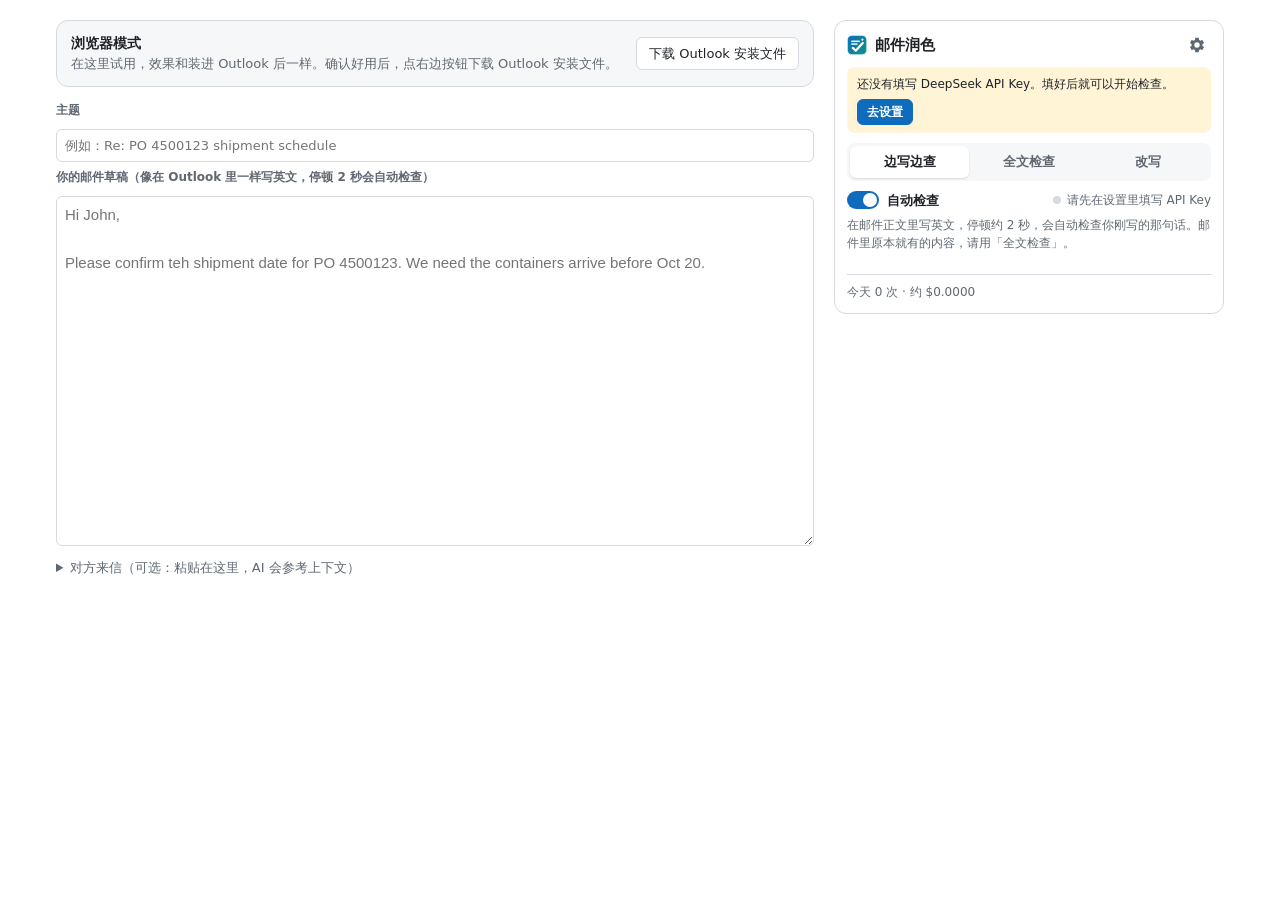
<file: index.html>
<!doctype html>
<html lang="zh-CN">
<head>
  <meta charset="utf-8">
  <meta name="viewport" content="width=device-width, initial-scale=1">
  <meta http-equiv="X-UA-Compatible" content="IE=Edge">
  <title>MailPolish 邮件润色</title>
  <!-- 微软 Office.js（Outlook 插件必须从微软官方地址加载） -->
  <script src="https://appsforoffice.microsoft.com/lib/1/hosted/office.js"></script>
  <link rel="stylesheet" href="app.css?v=1.2.0">
  <link rel="icon" href="icon-32.png">
</head>
<body>
  <div id="app" class="app">

    <!-- 浏览器模式：没有装进 Outlook 时，用这里的文本框模拟邮件 -->
    <section id="standalone" class="standalone" hidden>
      <div class="sa-banner">
        <div>
          <div class="sa-title">浏览器模式</div>
          <div class="muted">在这里试用，效果和装进 Outlook 后一样。确认好用后，点右边按钮下载 Outlook 安装文件。</div>
        </div>
        <button id="btnManifest" class="btn">下载 Outlook 安装文件</button>
      </div>
      <label class="lbl" for="saSubject">主题</label>
      <input id="saSubject" class="input" placeholder="例如：Re: PO 4500123 shipment schedule">
      <label class="lbl" for="saEditor">你的邮件草稿（像在 Outlook 里一样写英文，停顿 2 秒会自动检查）</label>
      <textarea id="saEditor" class="input editor" rows="14" spellcheck="false" placeholder="Hi John,&#10;&#10;Please confirm teh shipment date for PO 4500123. We need the containers arrive before Oct 20."></textarea>
      <details class="sa-context">
        <summary>对方来信（可选：粘贴在这里，AI 会参考上下文）</summary>
        <textarea id="saContext" class="input" rows="7" spellcheck="false" placeholder="粘贴你要回复的那封邮件"></textarea>
      </details>
    </section>

    <!-- 侧边栏（在 Outlook 里只显示这一部分） -->
    <aside id="panel" class="panel">
      <header class="top">
        <div class="brand"><img src="icon-32.png" alt="" width="20" height="20"><span>邮件润色</span></div>
        <button id="btnSettings" class="icon-btn" title="设置" aria-label="设置">
          <svg viewBox="0 0 24 24" width="18" height="18" aria-hidden="true"><path fill="currentColor" d="M19.14 12.94c.04-.3.06-.61.06-.94 0-.32-.02-.64-.07-.94l2.03-1.58a.49.49 0 0 0 .12-.61l-1.92-3.32a.49.49 0 0 0-.59-.22l-2.39.96c-.5-.38-1.03-.7-1.62-.94l-.36-2.54a.48.48 0 0 0-.48-.41h-3.84c-.24 0-.43.17-.47.41l-.36 2.54c-.59.24-1.13.57-1.62.94l-2.39-.96a.48.48 0 0 0-.59.22L2.74 8.87c-.12.21-.08.47.12.61l2.03 1.58c-.05.3-.09.63-.09.94s.02.64.07.94l-2.03 1.58a.49.49 0 0 0-.12.61l1.92 3.32c.12.22.37.29.59.22l2.39-.96c.5.38 1.03.7 1.62.94l.36 2.54c.05.24.24.41.48.41h3.84c.24 0 .44-.17.47-.41l.36-2.54c.59-.24 1.13-.56 1.62-.94l2.39.96c.22.08.47 0 .59-.22l1.92-3.32a.48.48 0 0 0-.12-.61l-2.01-1.58zM12 15.6A3.6 3.6 0 1 1 12 8.4a3.6 3.6 0 0 1 0 7.2z"/></svg>
        </button>
      </header>

      <div id="notice" class="notice" hidden></div>

      <div id="mainView">
        <nav class="tabs" role="tablist">
          <button class="tab active" data-tab="live" role="tab">边写边查</button>
          <button class="tab" data-tab="full" role="tab">全文检查</button>
          <button class="tab" data-tab="rewrite" role="tab">改写</button>
        </nav>

        <!-- 边写边查 -->
        <section id="tab-live" class="tabpane">
          <div class="row between">
            <label class="switch"><input type="checkbox" id="liveToggle"><span class="slider"></span><span>自动检查</span></label>
            <div id="liveStatus" class="status"><span class="dot"></span><span class="txt">准备中…</span></div>
          </div>
          <div id="liveBulk" class="notice mt" hidden></div>
          <div id="liveCurrent" class="current" hidden></div>
          <div id="liveCards"></div>
          <p id="liveHint" class="hint">在邮件正文里写英文，停顿约 2 秒，会自动检查你刚写的那句话。邮件里原本就有的内容，请用「全文检查」。</p>
          <details id="liveHistoryWrap" class="history" hidden>
            <summary>最近检查过的句子（<span id="histCount">0</span>）</summary>
            <div id="liveHistory"></div>
          </details>
        </section>

        <!-- 全文检查 -->
        <section id="tab-full" class="tabpane" hidden>
          <button id="btnFull" class="btn primary block">检查整封邮件（我写的部分）</button>
          <p class="hint">只检查你写的部分，不检查下面引用的往来邮件和你的签名。查完可以一键「全部改正」，加粗、项目符号等格式不变。</p>
          <div id="fullOverall"></div>
          <div id="fullBar" class="groupbar" hidden></div>
          <div id="fullCards"></div>
        </section>

        <!-- 改写 -->
        <section id="tab-rewrite" class="tabpane" hidden>
          <div class="field">
            <div class="lbl">改写哪部分</div>
            <div class="seg">
              <label><input type="radio" name="rwSource" value="selection" checked><span>选中的文字</span></label>
              <label><input type="radio" name="rwSource" value="all"><span>整封邮件（逐段改写，保留格式）</span></label>
            </div>
          </div>
          <div class="field">
            <div class="lbl">语气</div>
            <div id="toneChips" class="chips"></div>
          </div>
          <div class="field">
            <label class="lbl" for="scenario">场景</label>
            <select id="scenario" class="input"></select>
          </div>
          <div class="field">
            <label class="lbl" for="rwExtra">补充要求（可选，中英文都行）</label>
            <textarea id="rwExtra" class="input" rows="2" placeholder="例如：提醒对方本周五前回复；语气别太强硬"></textarea>
          </div>
          <button id="btnRewrite" class="btn primary block">生成改写</button>
          <p class="hint">选中一句或一段：给出 2 个版本，可以直接用中文写意思。选中多段或选「整封邮件」：逐段改写，点「全部替换」直接改在邮件里，加粗、项目符号等格式不变；数据行和签名不会改。</p>
          <div id="rewriteMsg"></div>
          <div id="rewriteResults"></div>
          <div id="rwBlock" hidden>
            <div id="rwBlockHead"></div>
            <div id="rwBar" class="groupbar" hidden></div>
            <div id="rwCards"></div>
          </div>
        </section>
      </div>

      <!-- 设置 -->
      <section id="settingsView" class="settings" hidden>
        <h2>设置</h2>
        <div class="field">
          <label class="lbl" for="apiKey">DeepSeek API Key</label>
          <div class="row gap">
            <input id="apiKey" class="input" type="password" autocomplete="off" spellcheck="false" placeholder="sk-...">
            <button id="btnShowKey" class="btn small ghost" type="button">显示</button>
          </div>
          <div class="row gap mt">
            <button id="btnTest" class="btn small" type="button">测试连接</button>
            <span id="testResult" class="muted"></span>
          </div>
          <p class="hint">Key 只保存在这台电脑上（这个插件自己的存储里），只会发送给下面的 API 地址。可在 platform.deepseek.com 创建。</p>
        </div>
        <div class="field">
          <label class="lbl" for="model">模型</label>
          <select id="model" class="input"></select>
        </div>
        <div class="field two">
          <div>
            <label class="lbl" for="variant">英语习惯</label>
            <select id="variant" class="input">
              <option value="US">美式英语</option>
              <option value="UK">英式英语</option>
            </select>
          </div>
          <div>
            <label class="lbl" for="replaceMode">替换方式</label>
            <select id="replaceMode" class="input">
              <option value="direct">一键直接替换</option>
              <option value="confirm">有图片时先确认</option>
            </select>
          </div>
        </div>
        <p class="hint">一键直接替换：替换后会自动检查，图片变少就恢复原样。有图片时先确认：更稳妥，但要多点一下。</p>
        <div class="field">
          <label class="lbl" for="about">关于你（让 AI 的用词更贴合你的工作）</label>
          <textarea id="about" class="input" rows="3" placeholder="例如：I work in supply chain at a frozen seafood importer. I email overseas suppliers and the distribution centers of US retail customers."></textarea>
        </div>
        <div class="field">
          <label class="lbl" for="terms">专业术语 / 不要改的词（用逗号分隔，如产品名、公司名）</label>
          <textarea id="terms" class="input" rows="3"></textarea>
        </div>
        <div class="field two">
          <div>
            <label class="lbl" for="pauseMs">停顿多久后自动检查</label>
            <select id="pauseMs" class="input">
              <option value="1500">1.5 秒</option>
              <option value="2000">2 秒</option>
              <option value="3000">3 秒</option>
              <option value="5000">5 秒</option>
            </select>
          </div>
          <div>
            <label class="lbl" for="dailyCap">每天最多调用次数</label>
            <input id="dailyCap" class="input" type="number" min="10" max="10000" step="10">
          </div>
        </div>
        <details class="field">
          <summary class="lbl">高级：API 地址 / 自定义模型名</summary>
          <label class="lbl mt" for="baseUrl">API 地址</label>
          <input id="baseUrl" class="input" spellcheck="false">
          <label class="lbl mt" for="customModel">自定义模型名（留空则使用上面选择的模型）</label>
          <input id="customModel" class="input" spellcheck="false" placeholder="例如 deepseek-flash">
          <p class="hint">默认 https://api.deepseek.com 。以后想换成其它兼容 OpenAI 格式的服务，改这里的地址和模型名即可。</p>
        </details>
        <div class="privacy">
          <b>隐私提示：</b>检查时会把你正在写的句子、邮件主题、以及对方来信的开头部分发送给 AI 服务。DeepSeek 的隐私政策写明数据在中国境内处理和存储，请确认这符合公司规定。
        </div>
        <div id="usageDetail" class="muted small mt"></div>
        <div id="versionInfo" class="muted small mt"></div>
        <div class="row gap mt">
          <button id="btnSave" class="btn primary" type="button">保存</button>
          <button id="btnCloseSettings" class="btn" type="button">返回</button>
          <button id="btnClearKey" class="btn ghost danger" type="button">清除本机 Key</button>
        </div>
      </section>

      <footer class="foot">
        <span id="usage" class="muted small"></span>
        <button id="btnUndo" class="btn small" hidden>撤销上次替换</button>
      </footer>
      <div id="toast" class="toast" role="status" aria-live="polite" hidden></div>
    </aside>
  </div>

  <script src="textutil.js?v=1.2.0"></script>
  <script src="ai.js?v=1.2.0"></script>
  <script src="host.js?v=1.2.0"></script>
  <script src="manifest.js?v=1.2.0"></script>
  <script src="app.js?v=1.2.0"></script>
</body>
</html>
</file>
<file: app.css>
/* MailPolish — 样式 */
:root {
  --bg: #ffffff;
  --surface: #f6f7f9;
  --text: #1f2328;
  --muted: #5f6872;
  --border: #d5dae0;
  --primary: #0f6cbd;
  --primary-hover: #0c5aa0;
  --primary-ink: #ffffff;
  --ok: #1a7f37;
  --warn: #8a5a00;
  --warn-bg: #fff4d6;
  --err: #c4262e;
  --del-bg: #ffe5e3;
  --ins-bg: #d9f5de;
  --focus-ring: rgba(15, 108, 189, .35);
  --chip-correct: #c4262e;
  --chip-clarity: #0f6cbd;
  --chip-tone: #7b3fbf;
  --radius: 8px;
}
@media (prefers-color-scheme: dark) {
  :root:not([data-theme="light"]) {
    --bg: #1b1d21;
    --surface: #24272c;
    --text: #e8eaed;
    --muted: #a3abb5;
    --border: #3a3f46;
    --primary: #4ea1ea;
    --primary-hover: #6bb2ee;
    --primary-ink: #0b1a28;
    --ok: #57c26c;
    --warn: #f0c35b;
    --warn-bg: #3a3220;
    --err: #ff7b72;
    --del-bg: #4a2224;
    --ins-bg: #1f3d27;
    --focus-ring: rgba(78, 161, 234, .4);
    --chip-correct: #ff7b72;
    --chip-clarity: #4ea1ea;
    --chip-tone: #c49bf0;
  }
}

* { box-sizing: border-box; }
html, body { margin: 0; padding: 0; background: var(--bg); color: var(--text); }
body {
  font-family: "Segoe UI", "Microsoft YaHei UI", "Microsoft YaHei", system-ui, -apple-system, "PingFang SC", sans-serif;
  font-size: 13px;
  line-height: 1.5;
}
[hidden] { display: none !important; }
button, input, select, textarea { font: inherit; color: inherit; }

/* ---------- 布局 ---------- */
.app { min-height: 100vh; }
body.standalone-mode .app {
  display: grid;
  grid-template-columns: minmax(0, 1fr) 390px;
  gap: 20px;
  max-width: 1200px;
  margin: 0 auto;
  padding: 20px 16px;
}
body.standalone-mode .panel {
  border: 1px solid var(--border);
  border-radius: 12px;
  align-self: start;
  position: sticky;
  top: 16px;
  max-height: calc(100vh - 32px);
  overflow: auto;
}
@media (max-width: 860px) {
  body.standalone-mode .app { grid-template-columns: minmax(0, 1fr); }
  body.standalone-mode .panel { position: static; max-height: none; }
}

.panel { padding: 10px 12px 12px; display: flex; flex-direction: column; min-width: 0; }

/* ---------- 浏览器模式编辑区 ---------- */
.standalone { display: flex; flex-direction: column; gap: 6px; min-width: 0; }
.sa-banner {
  display: flex; gap: 12px; align-items: center; justify-content: space-between;
  background: var(--surface); border: 1px solid var(--border); border-radius: 12px; padding: 12px 14px; margin-bottom: 8px;
}
.sa-title { font-weight: 600; font-size: 14px; }
.editor { min-height: 300px; font-family: Calibri, "Segoe UI", Arial, sans-serif; font-size: 15px; line-height: 1.6; resize: vertical; }
.sa-context summary { cursor: pointer; color: var(--muted); margin: 6px 0; }
@media (max-width: 560px) { .sa-banner { flex-direction: column; align-items: stretch; } }

/* ---------- 通用控件 ---------- */
.top { display: flex; align-items: center; justify-content: space-between; margin-bottom: 8px; }
.brand { display: flex; align-items: center; gap: 8px; font-weight: 600; font-size: 15px; }
.icon-btn {
  border: 1px solid transparent; background: transparent; border-radius: 6px; padding: 4px; cursor: pointer; color: var(--muted);
  display: inline-flex; align-items: center; justify-content: center;
}
.icon-btn:hover { background: var(--surface); color: var(--text); }

.btn {
  border: 1px solid var(--border); background: var(--bg); border-radius: 6px; padding: 6px 12px; cursor: pointer;
  white-space: nowrap; transition: background .12s, border-color .12s;
}
.btn:hover { background: var(--surface); }
.btn:focus-visible, .input:focus, .tab:focus-visible, .icon-btn:focus-visible { outline: 2px solid var(--focus-ring); outline-offset: 1px; }
.btn.primary { background: var(--primary); border-color: var(--primary); color: var(--primary-ink); font-weight: 600; }
.btn.primary:hover { background: var(--primary-hover); }
.btn.small { padding: 3px 9px; font-size: 12px; }
.btn.ghost { border-color: transparent; background: transparent; }
.btn.ghost:hover { background: var(--surface); }
.btn.danger { color: var(--err); }
.btn.block { width: 100%; padding: 8px 12px; }
.btn[disabled] { opacity: .55; cursor: default; }

.input {
  width: 100%; border: 1px solid var(--border); background: var(--bg); border-radius: 6px; padding: 6px 8px;
}
textarea.input { resize: vertical; }
.lbl { display: block; font-weight: 600; font-size: 12px; color: var(--muted); margin-bottom: 4px; }
.field { margin-bottom: 12px; }
.field.two { display: grid; grid-template-columns: 1fr 1fr; gap: 10px; }
.hint { color: var(--muted); font-size: 12px; margin: 6px 0 10px; }
.muted { color: var(--muted); }
.small { font-size: 12px; }
.mt { margin-top: 8px; }
.row { display: flex; align-items: center; }
.row.between { justify-content: space-between; gap: 8px; flex-wrap: wrap; }
.row.gap { gap: 8px; flex-wrap: wrap; }

/* 标签页 */
.tabs { display: flex; background: var(--surface); border-radius: 8px; padding: 3px; margin-bottom: 10px; }
.tab {
  flex: 1; border: 0; background: transparent; padding: 6px 4px; border-radius: 6px; cursor: pointer; color: var(--muted); font-weight: 600;
}
.tab.active { background: var(--bg); color: var(--text); box-shadow: 0 1px 2px rgba(0, 0, 0, .12); }

/* 开关 */
.switch { display: inline-flex; align-items: center; gap: 8px; cursor: pointer; user-select: none; font-weight: 600; }
.switch input { position: absolute; opacity: 0; width: 1px; height: 1px; }
.switch .slider { width: 32px; height: 18px; background: var(--border); border-radius: 9px; position: relative; transition: background .15s; flex: none; }
.switch .slider::after { content: ""; position: absolute; top: 2px; left: 2px; width: 14px; height: 14px; border-radius: 50%; background: #fff; transition: transform .15s; }
.switch input:checked + .slider { background: var(--primary); }
.switch input:checked + .slider::after { transform: translateX(14px); }
.switch input:focus-visible + .slider { outline: 2px solid var(--focus-ring); }

/* 状态 */
.status { display: inline-flex; align-items: center; gap: 6px; color: var(--muted); font-size: 12px; min-width: 0; }
.status .dot { width: 8px; height: 8px; border-radius: 50%; background: var(--border); flex: none; }
.status.s-typing .dot { background: var(--warn); }
.status.s-checking .dot { background: var(--primary); animation: pulse 1s infinite; }
.status.s-done .dot { background: var(--ok); }
.status.s-error .dot { background: var(--err); }
.status.s-error .txt { color: var(--err); }
@keyframes pulse { 50% { opacity: .3; } }

/* 当前句子 */
.current {
  margin: 10px 0 8px; padding: 8px 10px; border: 1px dashed var(--border); border-radius: var(--radius); background: var(--surface);
}
.current .cap { font-size: 11px; color: var(--muted); font-weight: 600; margin-bottom: 2px; display: flex; gap: 6px; align-items: center; }
.current .sent { word-break: break-word; }
.current.ok .cap { color: var(--ok); }
.current.issues .cap { color: var(--err); }

/* 卡片 */
.card {
  border: 1px solid var(--border); border-radius: var(--radius); padding: 10px; margin: 8px 0; background: var(--bg);
}
.card.focus { border-left: 3px solid var(--primary); }
.card.applied { opacity: .6; }
.card-head { display: flex; flex-wrap: wrap; gap: 4px; margin-bottom: 6px; }
.chip {
  font-size: 11px; font-weight: 600; padding: 1px 7px; border-radius: 999px; border: 1px solid currentColor; color: var(--muted); line-height: 1.6;
}
.chip.t-spelling, .chip.t-grammar, .chip.t-punctuation { color: var(--chip-correct); }
.chip.t-word_choice, .chip.t-clarity { color: var(--chip-clarity); }
.chip.t-tone { color: var(--chip-tone); }
.chip.badge { border-color: transparent; background: var(--surface); color: var(--muted); }
.diff { word-break: break-word; font-size: 13.5px; line-height: 1.65; }
.diff del { background: var(--del-bg); color: var(--err); text-decoration: line-through; border-radius: 3px; padding: 0 1px; }
.diff ins { background: var(--ins-bg); color: var(--ok); text-decoration: none; border-radius: 3px; padding: 0 1px; }
.issue-list { list-style: none; margin: 8px 0 0; padding: 0; }
.issue-list li { font-size: 12px; padding: 3px 0; border-top: 1px solid var(--surface); }
.issue-list .fix { font-weight: 600; }
.issue-list .why { color: var(--muted); }
.warn { margin-top: 6px; font-size: 12px; color: var(--warn); background: var(--warn-bg); border-radius: 6px; padding: 4px 8px; }
.actions { display: flex; flex-wrap: wrap; gap: 6px; margin-top: 8px; }
.better { margin-top: 10px; padding-top: 8px; border-top: 1px dashed var(--border); }
.better .cap { font-size: 11px; font-weight: 600; color: var(--chip-tone); margin-bottom: 2px; }
.better .text { word-break: break-word; }
.better .note { color: var(--muted); font-size: 12px; margin-top: 2px; }
.confirm { margin-top: 8px; padding: 8px; border-radius: 6px; background: var(--warn-bg); font-size: 12px; }
.confirm .actions { margin-top: 6px; }

.overall { border-radius: var(--radius); background: var(--surface); padding: 10px; margin: 6px 0 4px; }
.overall .cap { font-weight: 600; margin-bottom: 4px; }
.allgood { color: var(--ok); font-weight: 600; padding: 8px 0; }

/* 改写 */
.seg { display: flex; gap: 6px; flex-wrap: wrap; }
.seg label, .chips label { cursor: pointer; }
.seg input, .chips input { position: absolute; opacity: 0; width: 1px; height: 1px; }
.seg span, .chips span {
  display: inline-block; border: 1px solid var(--border); border-radius: 999px; padding: 3px 10px; font-size: 12px;
}
.seg input:checked + span, .chips input:checked + span { border-color: var(--primary); background: var(--primary); color: var(--primary-ink); }
.seg input:focus-visible + span, .chips input:focus-visible + span { outline: 2px solid var(--focus-ring); }
.chips { display: flex; flex-wrap: wrap; gap: 6px; }
.rw-text { white-space: pre-wrap; word-break: break-word; background: var(--surface); border-radius: 6px; padding: 8px; margin-top: 4px; }

/* 历史 */
.history { margin-top: 8px; }
.history summary { cursor: pointer; color: var(--muted); font-size: 12px; }
.hist-item { font-size: 12px; padding: 4px 0; border-bottom: 1px solid var(--surface); word-break: break-word; display: flex; gap: 6px; }
.hist-item .mark { flex: none; width: 14px; text-align: center; }
.hist-item.ok .mark { color: var(--ok); }
.hist-item.issues .mark { color: var(--err); }

/* 提示条 */
.notice { border-radius: var(--radius); padding: 8px 10px; margin-bottom: 10px; background: var(--warn-bg); color: var(--text); font-size: 12px; }
.notice .actions { margin-top: 6px; }

/* 设置 */
.settings h2 { font-size: 15px; margin: 0 0 10px; }
.privacy { font-size: 12px; background: var(--surface); border-radius: 6px; padding: 8px 10px; }
.settings details summary { cursor: pointer; }

/* 页脚与提示 */
.foot { display: flex; align-items: center; justify-content: space-between; gap: 8px; margin-top: 12px; padding-top: 8px; border-top: 1px solid var(--border); }
.toast {
  position: fixed; left: 12px; right: 12px; bottom: 12px; z-index: 10; margin: 0 auto; max-width: 420px;
  background: var(--text); color: var(--bg); border-radius: 8px; padding: 8px 12px; font-size: 12px; box-shadow: 0 4px 14px rgba(0, 0, 0, .2);
}
.spinner { display: inline-block; width: 12px; height: 12px; border: 2px solid currentColor; border-right-color: transparent; border-radius: 50%; animation: spin .8s linear infinite; vertical-align: -2px; }
@keyframes spin { to { transform: rotate(360deg); } }

/* ---------- v1.1：一键替换后的卡片状态、换个写法 ---------- */
.chip.ok { color: var(--ok); }
.card.is-applied { border-color: var(--ok); }
.card.is-applied.focus { border-left-color: var(--ok); }
.alts { margin-top: 10px; padding-top: 8px; border-top: 1px dashed var(--border); }
.alts > .cap { font-size: 11px; font-weight: 600; color: var(--chip-clarity); margin-bottom: 4px; }
.alt { padding: 6px 0; border-bottom: 1px solid var(--surface); }
.alt:last-of-type { border-bottom: 0; }
.alt-head { display: flex; gap: 4px; margin-bottom: 2px; }
.alt .text { word-break: break-word; }
.alt.in-use .text { color: var(--ok); }
.alts .loading { padding: 6px 0; }
.rw-wrap > .actions { margin-top: 4px; }

/* ---------- v1.2：整封邮件「全部替换 / 撤销全部」操作栏 ---------- */
.groupbar {
  position: sticky; top: 0; z-index: 2;
  background: var(--bg); border: 1px solid var(--primary); border-radius: var(--radius);
  padding: 8px 10px; margin: 8px 0; box-shadow: 0 2px 6px rgba(0, 0, 0, .08);
}
.groupbar > .actions { margin-top: 0; }
.groupbar > .muted + .actions { margin-top: 6px; }
</file>
